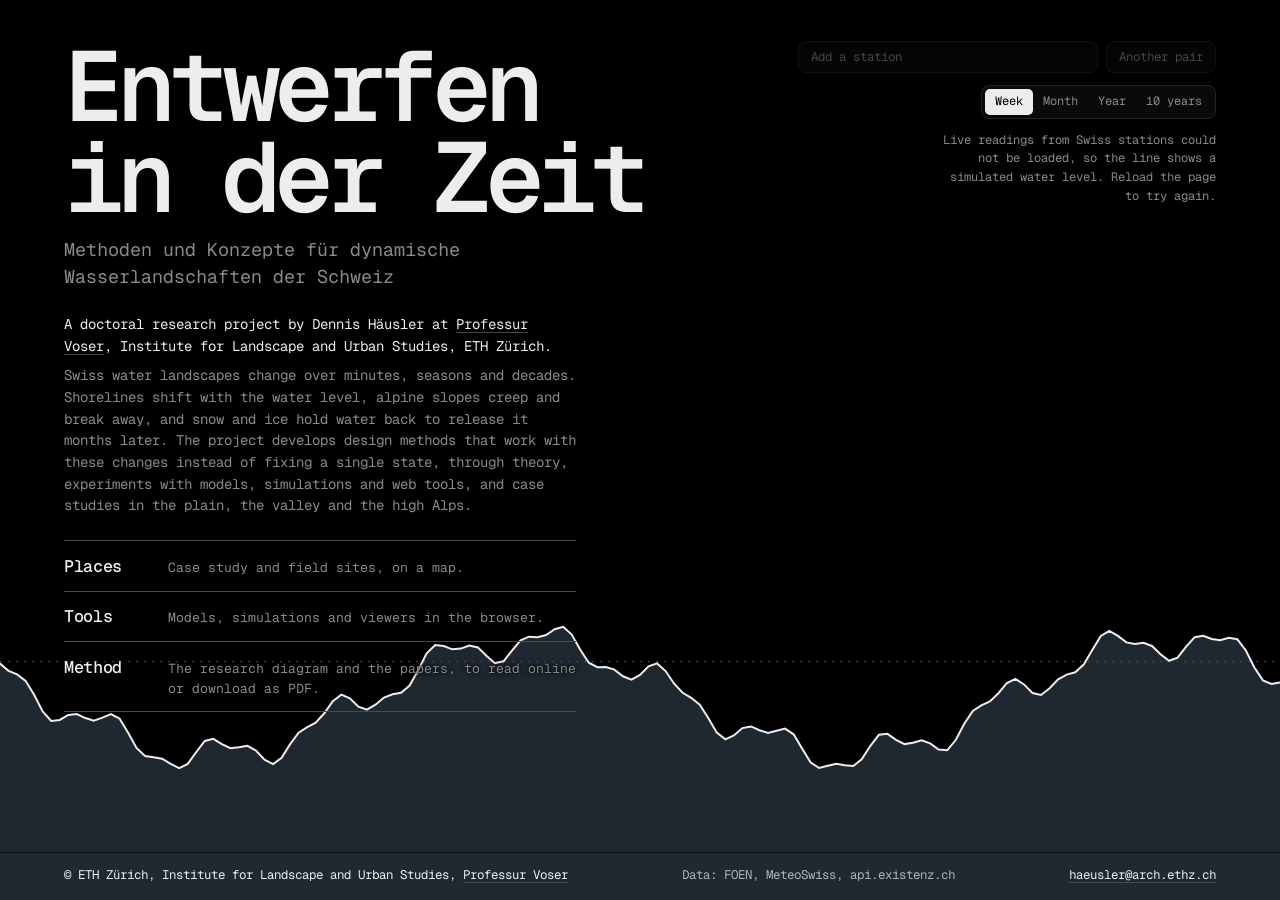
<file: index.html>
<!doctype html>
<html lang="en">
<head>
  <meta charset="utf-8">
  <meta name="viewport" content="width=device-width, initial-scale=1">
  <meta name="color-scheme" content="dark">
  <title>Entwerfen in der Zeit</title>
  <meta name="description" content="Methoden und Konzepte für dynamische Wasserlandschaften der Schweiz. Doctoral research by Dennis Häusler at Professur Voser, ETH Zürich.">
  <meta property="og:title" content="Entwerfen in der Zeit">
  <meta property="og:description" content="Methoden und Konzepte für dynamische Wasserlandschaften der Schweiz">

  <link rel="preconnect" href="https://fonts.googleapis.com">
  <link rel="preconnect" href="https://fonts.gstatic.com" crossorigin>
  <link href="https://fonts.googleapis.com/css2?family=Geist+Mono:wght@400;500;600&display=swap" rel="stylesheet">
  <link rel="stylesheet" href="style.css">
</head>
<body class="landing">
  <div class="stage" id="stage">
    <!-- the live graph sits behind the text -->
    <div id="gauge-plot" class="gauge-plot" data-state="loading">
      <svg class="gauge-svg" viewBox="0 0 1200 200" preserveAspectRatio="none" aria-hidden="true">
        <g id="g-rain"></g>
        <path id="g-fill" class="water-fill" d=""></path>
        <line id="g-mean" class="water-mean" x1="0" y1="120" x2="1200" y2="120"></line>
        <g id="g-lines"></g>
      </svg>
      <span id="g-dot" class="gauge-dot" hidden></span>
      <span id="g-cursor" class="gauge-cursor" hidden></span>
      <div id="g-readout" class="gauge-readout" hidden></div>
      <p class="gauge-scale"><span id="gauge-from"></span><span id="gauge-to"></span></p>
    </div>

    <main class="intro">
      <header class="intro-head">
        <h1><span>Entwerfen</span> <span>in der Zeit</span></h1>
        <p class="intro-sub">Methoden und Konzepte für dynamische Wasserlandschaften der Schweiz</p>
      </header>

      <div class="intro-text">
        <p>A doctoral research project by Dennis Häusler at <a href="https://voser.arch.ethz.ch" target="_blank" rel="noopener">Professur Voser</a>, Institute for Landscape and Urban Studies, ETH Zürich.</p>
        <p>Swiss water landscapes change over minutes, seasons and decades. Shorelines shift with the water level, alpine slopes creep and break away, and snow and ice hold water back to release it months later. The project develops design methods that work with these changes instead of fixing a single state, through theory, experiments with models, simulations and web tools, and case studies in the plain, the valley and the high Alps.</p>
      </div>

      <nav class="entries" aria-label="Contents">
        <a class="entry" href="hub.html?kind=place">
          <span class="entry-name">Places</span>
          <span class="entry-desc">Case study and field sites, on a map.</span>
        </a>
        <a class="entry" href="hub.html?kind=tool">
          <span class="entry-name">Tools</span>
          <span class="entry-desc">Models, simulations and viewers in the browser.</span>
        </a>
        <a class="entry" href="hub.html?kind=writing">
          <span class="entry-name">Method</span>
          <span class="entry-desc">The research diagram and the papers, to read online or download as PDF.</span>
        </a>
      </nav>
    </main>

    <aside class="gauge-panel" aria-label="Live station data">
      <div class="gauge-tools">
        <div class="gauge-search">
          <label class="visually-hidden" for="gauge-q">Add a station</label>
          <input id="gauge-q" type="search" placeholder="Add a station" autocomplete="off" spellcheck="false"
                 role="combobox" aria-autocomplete="list" aria-expanded="false" aria-controls="gauge-results" disabled>
          <ul id="gauge-results" class="gauge-results" role="listbox" aria-label="Stations" hidden></ul>
        </div>
        <button id="gauge-next" class="gauge-next" type="button" disabled>Another pair</button>
      </div>
      <div id="gauge-range" class="gauge-range" role="group" aria-label="Time span">
        <button type="button" data-range="week" aria-pressed="true">Week</button>
        <button type="button" data-range="month" aria-pressed="false">Month</button>
        <button type="button" data-range="year" aria-pressed="false">Year</button>
        <button type="button" data-range="decade" aria-pressed="false">10 years</button>
      </div>
      <p id="gauge-note" class="gauge-note" role="status">Loading live readings from Swiss stations…</p>
      <ol id="gauge-stations" class="gauge-stations"></ol>
    </aside>
  </div>

  <footer class="intro-foot">
    <p>© ETH Zürich, Institute for Landscape and Urban Studies, <a href="https://voser.arch.ethz.ch" target="_blank" rel="noopener">Professur Voser</a></p>
    <p>Data: FOEN, MeteoSwiss, api.existenz.ch</p>
    <p><a href="mailto:haeusler@arch.ethz.ch">haeusler@arch.ethz.ch</a></p>
  </footer>

  <script src="landing.js"></script>
</body>
</html>
</file>
<file: style.css>
/* ---------- Tokens ---------- */
:root {
  --bg: #000000;
  --card: #0a0a0a;
  --raise: #141414;
  --ink: #ededed;
  --muted: #8a8a8a;
  --line: #222222;
  --line-strong: #4a4a4a;
  --water: #46586a;      /* same water tone as the map */
  --sheet: #f2f2f0;      /* paper behind scanned pages */

  --radius: 10px;
  --font: "Geist Mono", ui-monospace, "SFMono-Regular", Menlo, Consolas, monospace;

  color-scheme: dark;
}

/* ---------- Base ---------- */
*, *::before, *::after { box-sizing: border-box; }

html, body { height: 100%; margin: 0; }

body {
  display: flex;
  flex-direction: column;
  background: var(--bg);
  color: var(--ink);
  font: 400 14px/1.55 var(--font);
  -webkit-font-smoothing: antialiased;
}

button, input, select { font: inherit; color: inherit; }

.visually-hidden {
  position: absolute !important;
  width: 1px; height: 1px;
  overflow: hidden;
  clip: rect(0 0 0 0);
  white-space: nowrap;
}

:focus-visible {
  outline: 2px solid var(--ink);
  outline-offset: 2px;
}

/* ---------- Header ---------- */
.masthead {
  display: flex;
  flex-wrap: wrap;
  align-items: flex-end;
  justify-content: space-between;
  gap: 18px 32px;
  padding: 26px clamp(16px, 3vw, 32px) 18px;
  border-bottom: 1px solid var(--line);
}

.brand h1 {
  margin: 0;
  font: 600 clamp(1.6rem, 3.6vw, 2.5rem)/1.05 var(--font);
  letter-spacing: -0.05em;
}

.brand h1 a { color: inherit; text-decoration: none; }
.brand h1 a:hover { text-decoration: underline; text-decoration-thickness: 1px; text-underline-offset: 6px; text-decoration-color: var(--line-strong); }

.sub {
  margin: 10px 0 0;
  max-width: 52ch;
  color: var(--muted);
  font-size: .85rem;
}

.controls {
  display: flex;
  flex-wrap: wrap;
  align-items: center;
  gap: 8px;
  flex: 1 1 560px;
  justify-content: flex-end;
}

.search {
  position: relative;
  display: flex;
  align-items: center;
  flex: 1 1 260px;
  max-width: 420px;
}

.search svg {
  position: absolute;
  left: 12px;
  width: 16px; height: 16px;
  fill: none;
  stroke: var(--muted);
  stroke-width: 2;
  stroke-linecap: round;
  pointer-events: none;
}

.search input {
  width: 100%;
  height: 40px;
  padding: 0 38px;
  border: 1px solid var(--line);
  border-radius: 8px;
  background: var(--card);
}

.search input::placeholder { color: var(--muted); }
.search input:focus { border-color: var(--line-strong); outline: none; }

.search kbd {
  position: absolute;
  right: 10px;
  padding: 0 6px;
  border: 1px solid var(--line);
  border-radius: 4px;
  color: var(--muted);
  font: 400 12px/1.5 var(--font);
}

.search input:not(:placeholder-shown) + kbd { display: none; }

.select select {
  height: 40px;
  padding: 0 10px;
  border: 1px solid var(--line);
  border-radius: 8px;
  background: var(--card);
}

.views {
  display: inline-flex;
  padding: 3px;
  border: 1px solid var(--line);
  border-radius: 8px;
  background: var(--card);
}

.views button {
  height: 32px;
  padding: 0 10px;
  border: 0;
  border-radius: 5px;
  background: transparent;
  color: var(--muted);
  cursor: pointer;
}

.views button:hover { color: var(--ink); }

.views button[aria-pressed="true"] {
  background: var(--ink);
  color: var(--bg);
}

.about-btn {
  height: 40px;
  padding: 0 12px;
  border: 1px solid var(--line);
  border-radius: 8px;
  background: var(--card);
  color: var(--muted);
  cursor: pointer;
}

.about-btn:hover { color: var(--ink); border-color: var(--line-strong); }

/* ---------- About dialog ---------- */
.about {
  width: min(460px, calc(100% - 32px));
  padding: 22px 24px 20px;
  border: 1px solid var(--line-strong);
  border-radius: var(--radius);
  background: var(--raise);
  color: var(--ink);
}

.about::backdrop { background: rgba(0, 0, 0, .7); }

.about h2 {
  margin: 0 0 12px;
  font: 500 1.1rem/1.3 var(--font);
  letter-spacing: -0.02em;
}

.about p { margin: 0 0 10px; color: var(--muted); font-size: .85rem; max-width: 52ch; }
.about a { color: var(--ink); text-underline-offset: 3px; text-decoration-color: var(--line-strong); }
.about-copy { padding-top: 12px; border-top: 1px solid var(--line); }

.about-close {
  margin-top: 6px;
  height: 34px;
  padding: 0 12px;
  border: 1px solid var(--line-strong);
  border-radius: 6px;
  background: transparent;
  cursor: pointer;
}

.about-close:hover { background: var(--ink); color: var(--bg); }

/* ---------- Layout ---------- */
.layout {
  flex: 1;
  min-height: 0;
  display: grid;
  grid-template-columns: minmax(0, 1fr) minmax(340px, 42%);
}

.layout[data-view="panels"],
.layout[data-view="map"] { grid-template-columns: minmax(0, 1fr); }
.layout[data-view="panels"] .mapwrap { display: none; }
.layout[data-view="map"] .panels     { display: none; }

/* tools and writings have no map: panels take the full width */
.layout[data-kind="writing"],
.layout[data-kind="tool"] { grid-template-columns: minmax(0, 1fr); }
.layout[data-kind="writing"] .mapwrap,
.layout[data-kind="tool"] .mapwrap { display: none; }
.layout[data-kind="writing"] .panels,
.layout[data-kind="tool"] .panels { display: block; }
.views[hidden] { display: none; }

.panels {
  min-height: 0;
  overflow: auto;
  padding: 18px clamp(16px, 3vw, 32px) 48px;
}

.mapwrap {
  position: relative;
  min-height: 0;
  border-left: 1px solid var(--line);
  background: #2b2b2b;
}

#map { position: absolute; inset: 0; }

.status {
  margin: 0 0 14px;
  color: var(--muted);
  font-size: .82rem;
}

.status.is-error {
  padding: 12px 14px;
  border: 1px solid #5a2323;
  border-radius: 8px;
  background: #160909;
  color: var(--ink);
}

.mapnote,
.credit {
  position: absolute;
  z-index: 2;
  margin: 0;
  pointer-events: none;
}

.mapnote {
  left: 12px;
  bottom: 10px;
  max-width: 50%;
  color: var(--muted);
  font-size: .75rem;
}

/* map credit: plain white letters, no background, no links */
.credit {
  right: 10px;
  bottom: 8px;
  max-width: 48%;
  color: #ffffff;
  font-size: 10px;
  line-height: 1.3;
  text-align: right;
  opacity: .75;
}

/* ---------- Panels ---------- */
.grid {
  display: grid;
  grid-template-columns: repeat(auto-fill, minmax(250px, 1fr));
  gap: 16px;
}

.layout[data-view="panels"] .grid { grid-template-columns: repeat(auto-fill, minmax(290px, 1fr)); }

.card {
  display: flex;
  flex-direction: column;
  overflow: hidden;
  border: 1px solid var(--line);
  border-radius: var(--radius);
  background: var(--card);
  color: inherit;
  text-decoration: none;
  transition: border-color .15s ease;
}

.card[hidden] { display: none; }

.card:hover,
.card.is-active { border-color: var(--line-strong); }

.preview {
  --s: .2;
  position: relative;
  aspect-ratio: 16 / 10;
  overflow: hidden;
  border-bottom: 1px solid var(--line);
  background: var(--raise);
}

.fallback {
  position: absolute;
  inset: 0;
  display: grid;
  place-items: center;
}

.initials {
  color: var(--line-strong);
  font: 500 2.4rem/1 var(--font);
  letter-spacing: -0.06em;
}

.preview .shot {
  position: absolute;
  inset: 0;
  width: 100%;
  height: 100%;
  object-fit: cover;
}

.preview iframe {
  position: absolute;
  top: 0; left: 0;
  width: 1280px;
  height: 800px;
  border: 0;
  background: #000;
  transform: scale(var(--s));
  transform-origin: 0 0;
  pointer-events: none;
  opacity: 0;
  transition: opacity .3s ease;
}

.preview iframe.is-loaded { opacity: 1; }

.meta {
  display: grid;
  gap: 2px;
  padding: 12px 14px 14px;
}

.title {
  margin: 0;
  font: 500 .98rem/1.3 var(--font);
  letter-spacing: -0.02em;
}

/* place line and "Tool" read as normal text */
.place {
  margin: 0;
  color: var(--muted);
  font-size: .8rem;
  font-variant-numeric: tabular-nums;
}

.place .coords { display: block; }

.desc {
  margin: 4px 0 0;
  color: var(--muted);
  font-size: .8rem;
  display: -webkit-box;
  -webkit-line-clamp: 2;
  -webkit-box-orient: vertical;
  overflow: hidden;
}

/* ---------- Writings as a list (Writings view) ---------- */
.card .w-outlet,
.card .w-authors,
.card .w-year,
.list-head { display: none; }

.layout[data-kind="writing"] .grid { display: block; }

.layout[data-kind="writing"] .card {
  border: 0;
  border-bottom: 1px solid var(--line);
  border-radius: 0;
  background: transparent;
}

.layout[data-kind="writing"] .card .preview,
.layout[data-kind="writing"] .card .place,
.layout[data-kind="writing"] .card .desc { display: none; }

.layout[data-kind="writing"] .card .meta,
.layout[data-kind="writing"] .list-head {
  display: grid;
  grid-template-columns: minmax(0, 1.4fr) minmax(0, .8fr) minmax(0, 1fr) 6ch;
  gap: 4px 28px;
  align-items: baseline;
  padding: 13px 6px;
}

.layout[data-kind="writing"] .list-head {
  padding-top: 4px;
  padding-bottom: 8px;
  border-bottom: 1px solid var(--line-strong);
  color: var(--muted);
  font-size: .75rem;
}

.layout[data-kind="writing"] .list-head span:last-child,
.layout[data-kind="writing"] .card .w-year { text-align: right; }

.layout[data-kind="writing"] .card .w-outlet,
.layout[data-kind="writing"] .card .w-authors,
.layout[data-kind="writing"] .card .w-year {
  display: block;
  color: var(--muted);
  font-size: .82rem;
  font-variant-numeric: tabular-nums;
}

.layout[data-kind="writing"] .card[href]:hover { background: var(--card); }
.layout[data-kind="writing"] .card[href]:hover .title { text-decoration: underline; text-underline-offset: 4px; text-decoration-thickness: 1px; }
.layout[data-kind="writing"] .card:not([href]) .title { color: var(--muted); }   /* listed, nothing to open yet */
.layout[data-kind="writing"] .card:hover { border-color: var(--line); }
.layout[data-kind="writing"] .group-head { margin-top: 24px; padding-left: 6px; }

@media (max-width: 700px) {
  .layout[data-kind="writing"] .card .meta,
  .layout[data-kind="writing"] .list-head { grid-template-columns: minmax(0, 1fr) 6ch; }
  .layout[data-kind="writing"] .card .w-outlet { grid-row: 2; grid-column: 1 / -1; }
  .layout[data-kind="writing"] .card .w-authors { grid-row: 3; grid-column: 1 / -1; }
  .layout[data-kind="writing"] .list-head span:nth-child(2),
  .layout[data-kind="writing"] .list-head span:nth-child(3) { display: none; }
}

/* ---------- Folder of earlier writings ---------- */
.group-head {
  grid-column: 1 / -1;
  display: flex;
  flex-wrap: wrap;
  align-items: center;
  justify-content: space-between;
  gap: 8px 16px;
  margin-top: 10px;
  padding: 14px 0 4px;
  border-top: 1px solid var(--line-strong);
}

.group-head[hidden] { display: none; }
.group-title { margin: 0; font: 500 .98rem/1.3 var(--font); letter-spacing: -0.02em; }
.group-sub { margin: 2px 0 0; color: var(--muted); font-size: .8rem; }
.group-toggle[hidden] { display: none; }

/* ---------- Writings on the panels ---------- */
.preview.is-doc { background: var(--raise); }

/* the first page sits like a sheet on a table, cut off by the panel edge */
.preview.is-doc .sheet {
  position: absolute;
  top: 14px;
  left: 50%;
  width: 62%;
  height: auto;
  transform: translateX(-50%);
  background: var(--sheet);
  box-shadow: 0 0 0 1px rgba(0, 0, 0, .4);
}

/* ---------- Reader ---------- */
.reader {
  width: 100%;
  max-width: none;
  height: 100%;
  max-height: none;
  margin: 0;
  padding: 0;
  border: 0;
  background: var(--bg);
  color: var(--ink);
}

.reader[open] { display: flex; flex-direction: column; }
.reader::backdrop { background: var(--bg); }

.reader-bar {
  display: flex;
  flex-wrap: wrap;
  align-items: center;
  justify-content: space-between;
  gap: 12px 24px;
  padding: 14px clamp(16px, 3vw, 32px);
  border-bottom: 1px solid var(--line);
}

.reader-head { min-width: 0; flex: 1 1 320px; }

.reader-head h2 {
  margin: 0;
  font: 500 1.05rem/1.3 var(--font);
  letter-spacing: -0.02em;
}

.reader-head p { margin: 2px 0 0; color: var(--muted); font-size: .8rem; }
.reader-head .reader-authors { margin-top: 4px; color: var(--ink); }
.reader-head p:empty { display: none; }

.reader-tools {
  display: flex;
  flex-wrap: wrap;
  align-items: center;
  gap: 8px;
}

.reader-page {
  min-width: 11ch;
  color: var(--muted);
  font-size: .8rem;
  font-variant-numeric: tabular-nums;
}

.reader-btn {
  display: inline-flex;
  align-items: center;
  text-decoration: none;
}

.reader-btn[hidden] { display: none; }

.reader-pages {
  --sheet-width: 800px;
  position: relative;
  flex: 1;
  min-height: 0;
  overflow: auto;
  padding: 24px clamp(12px, 3vw, 32px) 64px;
  outline: none;
}

.reader-pages:focus-visible { box-shadow: inset 0 0 0 2px var(--line-strong); }

.sheet-slot {
  width: var(--sheet-width);
  margin: 0 auto 18px;
  background: var(--sheet);
}

/* while a page is still being drawn */
.sheet-slot:empty { background: var(--raise); border: 1px solid var(--line); }
.sheet-slot[data-error]::after {
  content: "This page could not be drawn.";
  display: grid;
  place-items: center;
  height: 100%;
  color: var(--muted);
  font-size: .8rem;
}

.sheet-slot canvas { display: block; width: 100%; height: auto; }

/* two pages side by side; the cover stands alone on the right, like a book */
.reader-pages.is-spread {
  display: grid;
  grid-template-columns: repeat(2, var(--sheet-width));
  justify-content: safe center;
  align-content: start;
  align-items: start;
  column-gap: 6px;
}

.reader-pages.is-spread .sheet-slot { margin: 0 0 18px; }
.reader-pages.is-spread .sheet-slot:first-child { grid-column: 2; }
.reader-pages.is-spread .reader-error { grid-column: 1 / -1; }

.reader-error {
  max-width: 52ch;
  margin: 40px auto;
  padding: 12px 14px;
  border: 1px solid #5a2323;
  border-radius: 8px;
  background: #160909;
  font-size: .85rem;
}

/* ---------- Landing ---------- */
/* One screen: the text on the left, the live stations on the right,
   the graph behind both along the bottom, the footer as the water body. */
body.landing {
  display: grid;
  grid-template-rows: 1fr auto;
  height: auto;
  min-height: 100%;
  min-height: 100dvh;
}

.stage {
  position: relative;
  display: grid;
  grid-template-columns: minmax(0, 1fr) minmax(280px, 420px);
  gap: 24px clamp(24px, 4vw, 64px);
  align-items: start;
  padding: clamp(18px, 4.5vh, 72px) clamp(16px, 5vw, 64px) clamp(28px, 5vh, 72px);
}

.intro,
.gauge-panel {
  position: relative;
  z-index: 1;
  text-shadow: 0 0 6px var(--bg), 0 0 2px var(--bg);   /* keeps text readable over the lines */
}

.intro {
  display: grid;
  align-content: start;
  gap: clamp(14px, 2.6vh, 32px);
}

.intro-head h1 {
  margin: 0;
  font: 600 clamp(2.6rem, min(8vw, 11vh), 8rem)/0.92 var(--font);
  letter-spacing: -0.065em;
}

.intro-head h1 span { display: block; }

.intro-sub {
  margin: clamp(8px, 1.6vh, 20px) 0 0;
  max-width: 44ch;
  color: var(--muted);
  font-size: clamp(.95rem, min(1.5vw, 2.1vh), 1.15rem);
  line-height: 1.45;
}

.intro-text { max-width: 64ch; }
.intro-text p { margin: 0 0 8px; }
.intro-text p:last-child { margin-bottom: 0; color: var(--muted); }
.intro-text a,
.intro-foot a { color: inherit; text-decoration: underline; text-decoration-color: var(--line-strong); text-underline-offset: 3px; }
.intro-text a:hover,
.intro-foot a:hover { text-decoration-color: currentColor; }

/* the menu: three lines under the text */
.entries {
  display: grid;
  max-width: 64ch;
  border-top: 1px solid var(--line-strong);
}

.entry {
  display: grid;
  grid-template-columns: 11ch minmax(0, 1fr);
  gap: 2px 16px;
  align-items: baseline;
  padding: clamp(7px, 1.3vh, 12px) 0;
  border-bottom: 1px solid var(--line-strong);
  color: inherit;
  text-decoration: none;
}

.entry-name { font-size: 1.05rem; font-weight: 500; letter-spacing: -0.02em; }
.entry-desc { color: var(--muted); font-size: .82rem; }
.entry:hover .entry-name { text-decoration: underline; text-underline-offset: 5px; text-decoration-thickness: 1px; }
.entry:hover .entry-desc { color: var(--ink); }

/* short screens: slightly smaller text keeps everything on one screen */
@media (max-height: 820px) and (min-width: 821px) {
  .intro { gap: 12px; }
  .intro-head h1 { font-size: clamp(2.4rem, min(8vw, 10vh), 8rem); }
  .intro-text { font-size: 13px; line-height: 1.45; }
  .intro-text p { margin-bottom: 4px; }
}

/* ---------- Live stations (right) ---------- */
.gauge-panel {
  display: grid;
  gap: 12px;
  justify-items: end;
  text-align: right;
}

.gauge-tools {
  display: flex;
  justify-content: flex-end;
  gap: 8px;
  width: 100%;
}

.gauge-search { position: relative; flex: 1; max-width: 300px; }

.gauge-search input {
  width: 100%;
  height: 32px;
  padding: 0 12px;
  border: 1px solid var(--line);
  border-radius: 8px;
  background: var(--card);
  font-size: .78rem;
}

.gauge-search input::placeholder { color: var(--muted); }
.gauge-search input:focus { border-color: var(--line-strong); outline: none; }
.gauge-search input:disabled { opacity: .5; }

.gauge-results {
  position: absolute;
  z-index: 5;
  right: 0;
  top: calc(100% + 4px);
  width: max(100%, 320px);
  max-height: min(340px, 50vh);
  margin: 0;
  padding: 4px;
  overflow: auto;
  border: 1px solid var(--line-strong);
  border-radius: 8px;
  background: var(--raise);
  list-style: none;
  text-align: left;
  text-shadow: none;
}

.gauge-results li {
  display: grid;
  gap: 1px;
  padding: 7px 9px;
  border-radius: 5px;
  font-size: .8rem;
  cursor: pointer;
}

.gauge-results li small { color: var(--muted); font-size: .72rem; }
.gauge-results li[aria-selected="true"],
.gauge-results li:hover { background: var(--line); }
.gauge-results .gauge-empty { color: var(--muted); cursor: default; }
.gauge-results .gauge-empty:hover { background: none; }

.gauge-next {
  height: 32px;
  padding: 0 12px;
  border: 1px solid var(--line);
  border-radius: 8px;
  background: var(--card);
  color: var(--muted);
  font-size: .78rem;
  cursor: pointer;
  white-space: nowrap;
}

.gauge-next:hover:not(:disabled) { color: var(--ink); border-color: var(--line-strong); }
.gauge-next:disabled { opacity: .5; cursor: default; }

.gauge-range {
  display: inline-flex;
  padding: 3px;
  border: 1px solid var(--line);
  border-radius: 8px;
  background: var(--card);
  text-shadow: none;
}

.gauge-range button {
  height: 26px;
  padding: 0 10px;
  border: 0;
  border-radius: 5px;
  background: transparent;
  color: var(--muted);
  font-size: .75rem;
  cursor: pointer;
}

.gauge-range button:hover { color: var(--ink); }
.gauge-range button[aria-pressed="true"] { background: var(--ink); color: var(--bg); }

.gauge-note { margin: 0; max-width: 40ch; color: var(--muted); font-size: .76rem; }
.gauge-note[hidden] { display: none; }

.gauge-stations {
  display: grid;
  gap: 14px;
  width: 100%;
  margin: 0;
  padding: 0;
  list-style: none;
}

.station { display: grid; gap: 7px; justify-items: end; }

.station-head {
  display: flex;
  align-items: flex-start;
  justify-content: flex-end;
  gap: 10px;
}

.station-swatch {
  flex: none;
  width: 10px;
  height: 10px;
  margin-top: 5px;
  border-radius: 50%;
  background: var(--c);
}

.station-name { margin: 0; font: 500 .95rem/1.3 var(--font); letter-spacing: -0.02em; }
.station-meta,
.station-theme { margin: 1px 0 0; color: var(--muted); font-size: .74rem; }
.station-theme { color: var(--c); }

.station-remove {
  flex: none;
  width: 22px;
  height: 22px;
  margin-top: 1px;
  padding: 0;
  border: 1px solid var(--line);
  border-radius: 50%;
  background: var(--card);
  color: var(--muted);
  font-size: .85rem;
  line-height: 1;
  cursor: pointer;
}

.station-remove:hover { color: var(--ink); border-color: var(--line-strong); }

.station-series {
  display: flex;
  flex-wrap: wrap;
  justify-content: flex-end;
  gap: 5px;
}

.gauge-chip {
  display: inline-flex;
  align-items: center;
  gap: 7px;
  height: 26px;
  padding: 0 9px;
  border: 1px solid var(--line-strong);
  border-radius: 13px;
  background: rgba(0, 0, 0, .6);
  color: var(--ink);
  font-size: .72rem;
  text-shadow: none;
  cursor: pointer;
}

.gauge-chip .chip-value { color: var(--muted); font-variant-numeric: tabular-nums; }
.gauge-chip:hover { border-color: var(--ink); }
.gauge-chip[aria-pressed="false"] { border-style: dashed; color: var(--muted); }
.gauge-chip[aria-pressed="false"] .chip-swatch { opacity: .3; }

/* the swatch repeats the line style of each measurement, in the station's colour */
.chip-swatch {
  flex: none;
  width: 16px;
  height: 0;
  border-top: 2px solid var(--c);
}

.m-flow .chip-swatch {
  height: 2px;
  border: 0;
  background: repeating-linear-gradient(90deg, var(--c) 0 6px, transparent 6px 8px, var(--c) 8px 10px, transparent 10px 12px);
}
.m-wtemp .chip-swatch { border-top-style: dotted; }
.m-air .chip-swatch { border-top-width: 1px; border-top-style: dashed; }
.m-rain .chip-swatch { height: 8px; border: 0; background: var(--c); opacity: .55; }

/* ---------- Live graph (behind) ---------- */
.gauge-plot {
  position: absolute;
  z-index: auto;   /* no own layer, so the readout can rise above the text and the panel */
  left: 0;
  right: 0;
  bottom: 0;
  height: clamp(200px, 56%, 680px);
}

.gauge-svg {
  position: absolute;
  inset: 0;
  display: block;
  width: 100%;
  height: 100%;
}

.water-fill { fill: var(--water); opacity: .45; transition: opacity 1.2s ease .4s; }
.water-mean { stroke: var(--line-strong); stroke-width: 1; stroke-dasharray: 2 6; vector-effect: non-scaling-stroke; }

.g-line {
  fill: none;
  stroke: var(--c);
  stroke-width: 1.25;
  stroke-linecap: round;
  vector-effect: non-scaling-stroke;
  transition: opacity 1.2s ease .3s;
}

.g-line.m-level { stroke-width: 2; }
.g-line.m-flow { stroke-width: 1.4; stroke-dasharray: 10 3 2 3; }
.g-line.m-wtemp { stroke-width: 1.6; stroke-dasharray: 0.5 4; }
.g-line.m-air { stroke-width: 1.1; stroke-dasharray: 6 4; }
.g-bar { fill: var(--c); opacity: .4; transition: opacity 1.2s ease .2s; }

.gauge-plot.is-revealing .water-fill,
.gauge-plot.is-revealing .g-bar,
.gauge-plot.is-revealing .g-line:not(.m-level) { opacity: 0; transition: none; }

.gauge-dot {
  --c: var(--ink);
  position: absolute;
  width: 9px;
  height: 9px;
  margin: -4.5px 0 0 -4.5px;
  border-radius: 50%;
  background: var(--c);
  pointer-events: none;
}

.gauge-dot::after {
  content: "";
  position: absolute;
  inset: -6px;
  border: 1px solid var(--c);
  border-radius: 50%;
  opacity: 0;
  animation: gauge-pulse 2.4s ease-out infinite;
}

@keyframes gauge-pulse {
  0% { transform: scale(.4); opacity: .8; }
  100% { transform: scale(1.6); opacity: 0; }
}

.gauge-cursor {
  position: absolute;
  top: 0;
  bottom: 0;
  width: 1px;
  background: var(--line-strong);
  pointer-events: none;
}

.gauge-readout {
  position: absolute;
  z-index: 4;
  top: 8px;
  display: grid;
  gap: 6px;
  padding: 8px 10px;
  border: 1px solid var(--line-strong);
  border-radius: 6px;
  background: var(--raise);
  font-size: .74rem;
  font-variant-numeric: tabular-nums;
  white-space: nowrap;
  pointer-events: none;
}

.gauge-readout[hidden] { display: none; }
.readout-time { color: var(--muted); }
.readout-station { display: grid; gap: 2px; }
.readout-name { color: var(--c); font-weight: 500; }
.readout-row { display: flex; align-items: center; gap: 7px; }

.gauge-scale {
  position: absolute;
  inset: auto clamp(16px, 5vw, 64px) 6px;
  display: flex;
  justify-content: space-between;
  margin: 0;
  color: var(--ink);
  font-size: .72rem;
  opacity: .75;
  pointer-events: none;
}

.intro-foot {
  display: flex;
  flex-wrap: wrap;
  justify-content: space-between;
  gap: 6px 24px;
  padding: 12px clamp(16px, 5vw, 64px) 16px;
  background: color-mix(in srgb, var(--water) 45%, var(--bg));
  color: var(--ink);
  font-size: .78rem;
}

.intro-foot p { margin: 0; }
.intro-foot p:nth-child(2) { opacity: .7; }

/* phones and narrow windows: only the title, text and menu, with the live graph behind them.
   The station panel and the reading on touch are left out. */
@media (max-width: 820px) {
  .stage {
    grid-template-columns: minmax(0, 1fr);
    padding: 22px 18px 14px;
  }
  .gauge-panel,
  .gauge-readout,
  .gauge-cursor { display: none !important; }
  .gauge-plot { height: 58%; }
  .gauge-scale { inset: auto 16px 6px; }
  .intro { gap: 14px; }
  .intro-head h1 { font-size: clamp(2.5rem, 12.5vw, 4.5rem); }
  .intro-sub { margin-top: 8px; font-size: .9rem; }
  .intro-text { font-size: 12.5px; line-height: 1.45; }
  .intro-text p { margin-bottom: 6px; }
  .entry { grid-template-columns: 1fr; gap: 0; padding: 7px 0; }
  .entry-desc { font-size: .74rem; }
  .intro-foot { gap: 2px 16px; padding: 9px 18px 12px; font-size: .72rem; }
}

@media (prefers-reduced-motion: reduce) {
  .gauge-dot::after { animation: none; }
}

/* ---------- Map pins, popups, controls ---------- */
.pin-wrap {
  display: grid;
  place-items: center;
  width: 24px; height: 24px;
  padding: 0;
  border: 0;
  background: none;
  cursor: pointer;
}

.pin {
  width: 10px; height: 10px;
  border-radius: 50%;
  background: var(--pin, #ffffff);
  box-shadow: 0 0 0 3px rgba(0, 0, 0, .8);
  transition: transform .15s ease;
}

.pin.is-active { transform: scale(1.7); }

.maplibregl-map { font: 13px/1.45 var(--font); }

.maplibregl-popup-tip { display: none; }

.maplibregl-popup-content {
  padding: 10px 12px;
  border: 1px solid var(--line-strong);
  border-radius: 8px;
  background: var(--raise);
  color: var(--ink);
  box-shadow: none;
}

.pop { display: grid; gap: 2px; min-width: 170px; }
.pop strong { font-weight: 500; }
.pop span { color: var(--muted); font-size: .8rem; }
.pop .links { display: flex; gap: 14px; margin-top: 8px; }
.pop a { color: inherit; text-decoration: underline; text-underline-offset: 3px; text-decoration-color: var(--line-strong); }
.pop a:hover { text-decoration-color: var(--ink); }

.maplibregl-ctrl-group {
  border: 1px solid var(--line);
  background: var(--raise);
  box-shadow: none !important;
}

.maplibregl-ctrl-group button + button { border-top: 1px solid var(--line); }
.maplibregl-ctrl-group button .maplibregl-ctrl-icon { filter: invert(1); opacity: .8; }

/* ---------- Small screens ---------- */
@media (max-width: 820px) {
  .masthead { padding-top: 20px; }
  .controls { justify-content: flex-start; }
  .search { max-width: none; flex-basis: 100%; }

  .layout { grid-template-rows: 40vh minmax(0, 1fr); }
  .layout[data-view="panels"],
  .layout[data-view="map"] { grid-template-rows: minmax(0, 1fr); }

  .mapwrap { order: -1; border-left: 0; border-bottom: 1px solid var(--line); }
  .layout[data-kind="writing"],
  .layout[data-kind="tool"] { grid-template-rows: minmax(0, 1fr); }

  .reader-bar { padding-block: 10px; }
  .reader-page { min-width: 0; }
}

@media (prefers-reduced-motion: reduce) {
  *, *::before, *::after { transition: none !important; }
}

/* ---------- Writings: list on the left, diagram on the right (writings-diagram.js) ---------- */
.panels-list { display: contents; }

.diagram {
  display: grid;
  gap: 20px;
  align-content: start;
  margin: 0 0 32px;
  padding-bottom: 28px;
  border-bottom: 1px solid var(--line);
}
.diagram[hidden] { display: none; }

@media (min-width: 1000px) {
  .layout[data-kind="writing"] .panels {
    display: grid;
    grid-template-columns: minmax(0, 1fr) minmax(0, 1.1fr);
    overflow: hidden;
    padding: 0;
  }
  .layout[data-kind="writing"] .panels-list {
    display: block;
    grid-column: 1;
    grid-row: 1;
    min-height: 0;
    overflow: auto;
    padding: 18px clamp(16px, 2.4vw, 32px) 48px;
  }
  .layout[data-kind="writing"] .diagram {
    grid-column: 2;
    grid-row: 1;
    min-height: 0;
    overflow: auto;
    margin: 0;
    padding: clamp(24px, 3.5vh, 44px) clamp(28px, 4vw, 64px);
    border-bottom: 0;
    border-left: 1px solid var(--line);
    /* the drawing takes whatever height is left, so everything fits the window */
    display: flex;
    flex-direction: column;
    gap: clamp(14px, 2.5vh, 28px);
  }
  .layout[data-kind="writing"] .diagram .dg-figure { flex: 1 1 0; min-height: 160px; display: flex; flex-direction: column; }
  .layout[data-kind="writing"] .diagram .dg-svg { flex: 1 1 0; min-height: 0; width: 100%; height: 100%; max-width: none; }
  .layout[data-kind="writing"] .diagram .dg-zoom { flex: 1 1 0; min-height: 0; grid-template-rows: auto minmax(0, 1fr) auto; }
  .layout[data-kind="writing"] .diagram .dg-stage { min-height: 0; height: 100%; }
  .layout[data-kind="writing"] .diagram .dg-track { height: 100%; }
  .layout[data-kind="writing"] .diagram .dg-slot { height: 100%; }
  .layout[data-kind="writing"] .diagram .dg-panel { width: 100%; height: 100%; }
  .layout[data-kind="writing"] .diagram .dg-side { flex: none; gap: 12px; }
  /* the list is narrower here: title and year on top, outlet and authors below */
  .layout[data-kind="writing"] .card .meta,
  .layout[data-kind="writing"] .list-head { grid-template-columns: minmax(0, 1fr) 6ch; }
  .layout[data-kind="writing"] .card .w-outlet { grid-row: 2; grid-column: 1 / -1; }
  .layout[data-kind="writing"] .card .w-authors { grid-row: 3; grid-column: 1 / -1; }
  .layout[data-kind="writing"] .list-head span:nth-child(2),
  .layout[data-kind="writing"] .list-head span:nth-child(3) { display: none; }
}

/* Legend and note */
.dg-side { display: grid; gap: 18px; font-size: .8rem; color: var(--muted); }
.dg-note { margin: 0; line-height: 1.55; max-width: 70ch; }
.dg-keys { display: flex; flex-wrap: wrap; gap: 14px 36px; align-items: start; }
.dg-legend, .dg-pubs { margin: 0; padding: 0; list-style: none; display: grid; gap: 8px; }
.dg-legend li, .dg-pubs li { display: flex; gap: 10px; align-items: baseline; }
.dg-cases { display: flex; flex-wrap: wrap; gap: 2px 8px; }
.dg-key-sub { display: block; color: var(--muted); }

.dg-key {
  flex: none;
  width: 10px; height: 10px;
  border-radius: 50%;
  border: 1.5px solid var(--ink);
  transform: translateY(1px);
}
.dg-key.is-published { background: var(--ink); }
.dg-key.is-case { width: 14px; height: 14px; border: 0; background: var(--c); }

.dg-case-btn {
  display: flex; gap: 10px; align-items: baseline;
  margin: 0; padding: 6px 8px;
  border: 1px solid transparent; border-radius: 8px;
  background: none; color: var(--ink);
  font: inherit; text-align: left; cursor: pointer;
}
.dg-case-btn:hover { background: var(--raise); }
.dg-case-btn[aria-pressed="true"] { border-color: var(--c); }

.diagram button:focus-visible,
.dg-pubs a:focus-visible,
.dg-range:focus-visible { outline: 2px solid var(--ink); outline-offset: 2px; }

.dg-pubs a { color: var(--ink); text-decoration: underline; text-underline-offset: 3px; text-decoration-color: var(--line-strong); }
.dg-pubs a:hover { text-decoration-color: var(--ink); }
.dg-pubs span:not(.dg-key) { color: var(--muted); }
.dg-pubs { display: none; }   /* the drawing carries the labels on wide screens */

/* Drawings */
.dg-figure { min-width: 0; }
.dg-svg {
  display: block;
  width: 100%;
  max-width: calc(68vh * 1880 / 1720);
  height: auto;
  margin: 0 auto;
  font-family: var(--font);
  overflow: visible;
}
.dg-ring { fill: none; stroke: var(--ink); stroke-width: 7; transition: stroke-width .15s; }
.dg-ring.is-thin { stroke-width: 4; }
.dg-hit { fill: transparent; }
.dg-cross { stroke: var(--ink); stroke-width: 2.5; stroke-dasharray: 22 18; opacity: .75; }
.dg-panel .dg-cross { stroke-width: 1.4; stroke-dasharray: 10 8; }
.dg-arc { fill: none; stroke: var(--ink); stroke-width: 7; }
.dg-arrowhead { fill: none; stroke: var(--ink); stroke-width: 3; stroke-linecap: round; stroke-linejoin: round; }
.dg-field-name { fill: var(--ink); font-size: 44px; font-weight: 600; letter-spacing: -0.01em; }
.dg-center { fill: var(--ink); font-size: 44px; font-weight: 600; }

.dg-field { cursor: pointer; outline: none; }
.dg-field .dg-hit, .dg-field .dg-field-name { transition: fill .15s, opacity .15s; }
.dg-field:hover .dg-ring,
.dg-field:focus-visible .dg-ring { stroke-width: 16; }
.dg-field:hover .dg-hit,
.dg-field:focus-visible .dg-hit { fill: rgba(255, 255, 255, .14); }
.dg-svg:has(.dg-field:hover) .dg-field:not(:hover) { opacity: .45; }

.dg-tri {
  fill: none; stroke: var(--c);
  stroke-width: 8; stroke-linecap: round; stroke-linejoin: round;
  stroke-dasharray: 0 16;
}
.dg-tri.is-thin { stroke-width: 4.5; stroke-dasharray: 0 9; }
.dg-node { fill: var(--c); }
.dg-blob { fill: var(--c); fill-opacity: .28; stroke: none; }
.dg-case, .dg-blob { transition: opacity .2s; }
.diagram.has-focus .dg-case:not(.is-on),
.diagram.has-focus .dg-blob:not(.is-on) { opacity: .12; }
.diagram.has-focus .dg-blob.is-on { fill-opacity: .45; }

.dg-dot { fill: var(--bg); stroke: var(--ink); stroke-width: 3.5; }
.dg-dot.is-published { fill: var(--ink); }
.dg-pub-label { fill: var(--ink); font-size: 25px; }
.dg-pub.is-link { cursor: pointer; outline: none; }
.dg-pub.is-link .dg-pub-label { fill: var(--ink); text-decoration: underline; text-decoration-thickness: 2px; }
.dg-pub.is-link:hover .dg-dot,
.dg-pub.is-link:focus-visible .dg-dot { r: 13; }
.dg-pub.is-link:focus-visible .dg-dot,
.dg-pub.is-link:focus-visible .dg-item-ring { stroke-width: 3; }

/* one drawing of a row */
.dg-panel { display: block; width: 100%; height: auto; font-family: var(--font); overflow: visible; }
.dg-axis { fill: var(--ink); font-size: 21px; }
.dg-small { fill: var(--ink); font-size: 12.5px; }
.dg-panel .dg-pub-label { font-size: 12.5px; }
.dg-panel .dg-pub.is-link .dg-pub-label { text-decoration-thickness: 1px; }
.dg-ref-ring { fill: none; stroke: var(--muted); stroke-width: 1.2; }
.dg-item-ring { fill: none; stroke: var(--ink); stroke-width: 1.2; opacity: .8; }

/* row view */
.dg-zoom { display: grid; gap: 14px; }
.dg-bar { display: flex; flex-wrap: wrap; gap: 8px 14px; align-items: center; }
.dg-back { margin: 0; }
.dg-rows { display: flex; flex-wrap: wrap; gap: 4px; }
.dg-row-btn, .dg-stop {
  padding: 6px 10px;
  border: 1px solid transparent; border-radius: 6px;
  background: none; color: var(--muted);
  font: inherit; font-size: .8rem; cursor: pointer;
}
.dg-row-btn:hover, .dg-stop:hover { color: var(--ink); background: var(--raise); }
.dg-row-btn[aria-pressed="true"], .dg-stop[aria-pressed="true"] { color: var(--bg); background: var(--ink); }

.dg-stage { overflow: hidden; touch-action: pan-y; }
.dg-track {
  display: flex;
  width: 300%;
  transition: transform .35s cubic-bezier(.2, .7, .2, 1);
}
.dg-slot { flex: 1 1 0; min-width: 0; }

.dg-slider { display: grid; gap: 6px; width: min(100%, 420px); margin: 0 auto; }
.dg-slider input[type="range"] { width: 100%; accent-color: var(--ink); margin: 0; }
.dg-stops { display: flex; justify-content: space-between; }

@media (max-width: 820px) {
  .dg-pubs { display: grid; }
  .dg-svg { max-width: 100%; }
}
@media (prefers-reduced-motion: reduce) {
  .dg-case, .dg-blob, .dg-ring, .dg-track, .dg-field .dg-hit, .dg-field .dg-field-name { transition: none; }
}
.dg-blob { pointer-events: none; }

/* compact legend beside the note, so the drawing gets the height */
@media (min-width: 1000px) {
  .layout[data-kind="writing"] .diagram .dg-side {
    grid-template-columns: minmax(0, 1.15fr) minmax(0, 1fr);
    gap: 10px clamp(16px, 2.5vw, 36px);
    align-items: start;
    font-size: .74rem;
  }
  .layout[data-kind="writing"] .diagram .dg-note { line-height: 1.5; }
  .layout[data-kind="writing"] .diagram .dg-keys { flex-direction: column; flex-wrap: nowrap; gap: 6px; }
  .layout[data-kind="writing"] .diagram .dg-legend { gap: 3px; }
  .layout[data-kind="writing"] .diagram .dg-cases { flex-direction: column; gap: 0; }
  .layout[data-kind="writing"] .diagram .dg-case-btn { padding: 3px 6px; margin-left: -6px; align-items: center; }
  .layout[data-kind="writing"] .diagram .dg-case-btn .dg-key { transform: none; }
  .layout[data-kind="writing"] .diagram .dg-key-sub { display: block; }
  .layout[data-kind="writing"] .diagram .dg-case-btn { align-items: baseline; line-height: 1.35; }
  .layout[data-kind="writing"] .diagram .dg-case-btn .dg-key { transform: translateY(1px); }
}
</file>
